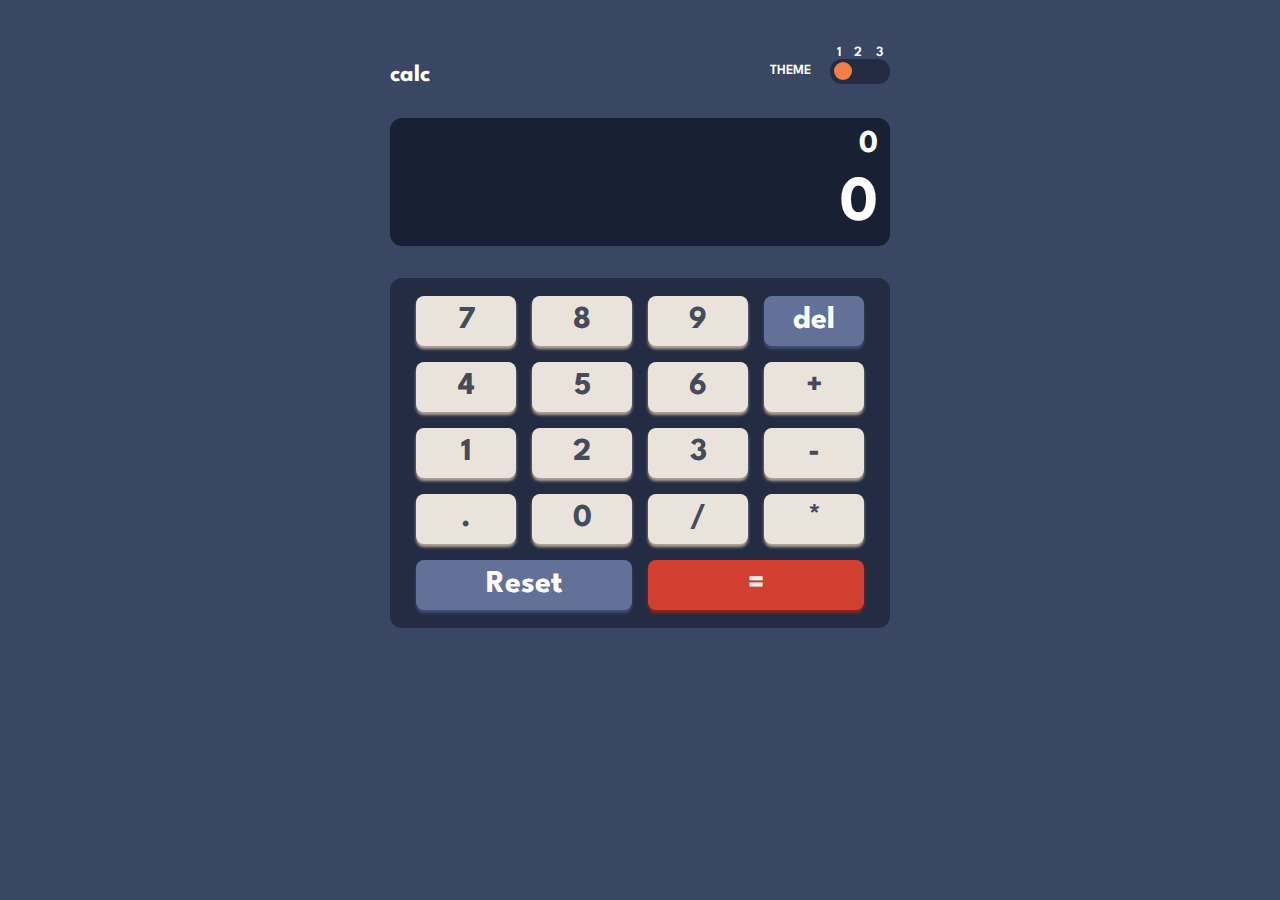
<file: calc/index.html>
<!DOCTYPE html>
<html lang="en">

<head>
  <meta charset="UTF-8">
  <meta name="viewport" content="width=device-width, initial-scale=1.0">

  <link rel="icon" type="image/png" sizes="32x32" href="./images/favicon-32x32.png">

  <title>Calculator app</title>
  <link rel="stylesheet" href="https://cdnjs.cloudflare.com/ajax/libs/font-awesome/4.7.0/css/font-awesome.min.css">
  <link href="https://fonts.googleapis.com/css?family=League+Spartan:100,200,300,regular,500,600,700,800,900"
    rel="stylesheet" />
  <link rel="stylesheet" href="style.css">
  <script src="app.js" defer></script>
</head>

<body>
  <main>
    <header class="header-content">
      <h2>calc</h2>
      <div class="theme">
        <p>THEME</p>
        <div class="toggle-label">
          <p class="theme-number">
            <span>1</span>
            <span>2</span>
            <span>3</span>
          </p>
          <div class="toggle">
            <div class="circle"></div>
          </div>
        </div>
      </div>
    </header>

    <section class="display">
      <p class="side-display"></p>
      <h1 class="main-display"></h1>
    </section>
    <div class="calc-keys">
      <button>7</button>
      <button>8</button>
      <button>9</button>
      <button class="del">del</button>
      <button>4</button>
      <button>5</button>
      <button>6</button>
      <button>+</button>
      <button>1</button>
      <button>2</button>
      <button>3</button>
      <button>-</button>
      <button>.</button>
      <button>0</button>
      <button>/</button>
      <button>*</button>
      <button class="reset">Reset</button>
      <button class="equals">=</button>
    </div>
  </main>
</body>

</html>
</file>
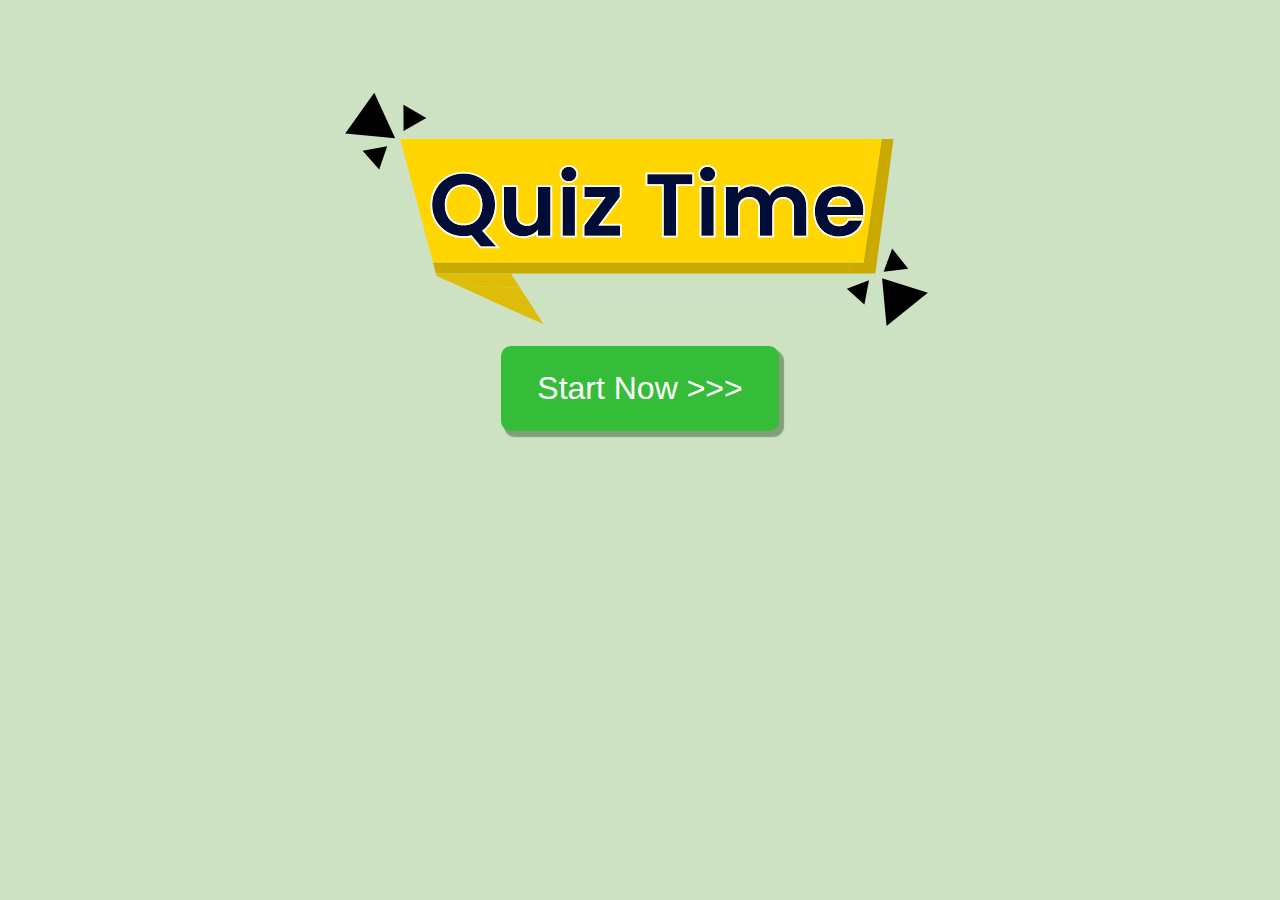
<file: quiz app/index.html>
<!DOCTYPE html>
<html lang="en">

<head>
    <meta charset="UTF-8">
    <meta name="viewport" content="width=device-width, initial-scale=1.0">
    <title>Quiz App</title>
    <link rel="icon" type="image/x-icon" href="https://img.icons8.com/?size=48&id=osWiBOYLPXb2&format=png">
    <link rel="stylesheet" href="app.css">
    <link
        href="https://fonts.googleapis.com/css?family=Poppins:100,100italic,200,200italic,300,300italic,regular,italic,500,500italic,600,600italic,700,700italic,800,800italic,900,900italic"
        rel="stylesheet" />
    <script src="app.js" defer></script>
</head>

<body>
    <main>
        <div class="main-container">
            <section class="hero">
                <div class="image-container">
                    <img class="hero-image" src="images/main-imagesvg.svg" alt="quiz-image">
                </div>
                <button class="start-btn">Start Now >>></button>
            </section>
            <section class="quiz-section start-clicked">
                <div class="logo-volume">
                    <img class="logo-image" src="images/main-imagesvg.svg" alt="quiz-image">
                    <div class="sound-logo sound-switch">
                        <img class="volume" src="images/Volume .svg" alt="">
                        <span class="sound-off">\</span>
                    </div>

                </div>

                <div class="score-keeper">
                    <span>
                        <span class="current"></span>
                        <span>/</span>
                        <span class="total"></span>
                    </span>
                </div>
                <div class="quiz-container">
                    <p class="question"></p>
                    <p class="countdown"><span></span></p>
                    <div class="answer-container">
                        <audio class="rightanswer" src="sfx/rightanswer.mp3"></audio>
                        <audio class="wronganswer" src="sfx/wrong-answer.mp3"></audio>
                        <div class="first">
                            <p></p>
                        </div>
                        <div class="second">
                            <p></p>
                        </div>
                        <div class="third">
                            <p></p>
                        </div>
                        <div class="forth">
                            <p></p>
                        </div>

                    </div>
                </div>
                <p class="next-button">
                    <span class="next"></span>
                    <span>></span>
                </p>
            </section>
            <section class="result-container start-clicked">
                <h2>Result</h2>
                <div class="score-bar">
                    <span class="correct"></span>
                    <span class="wrong"></span>
                </div>
                <p class="result-score"></p>
                <p class="quote"></p>
                <button class="retry">>>>Retry</button>
            </section>
        </div>
    </main>
</body>

</html>
</file>
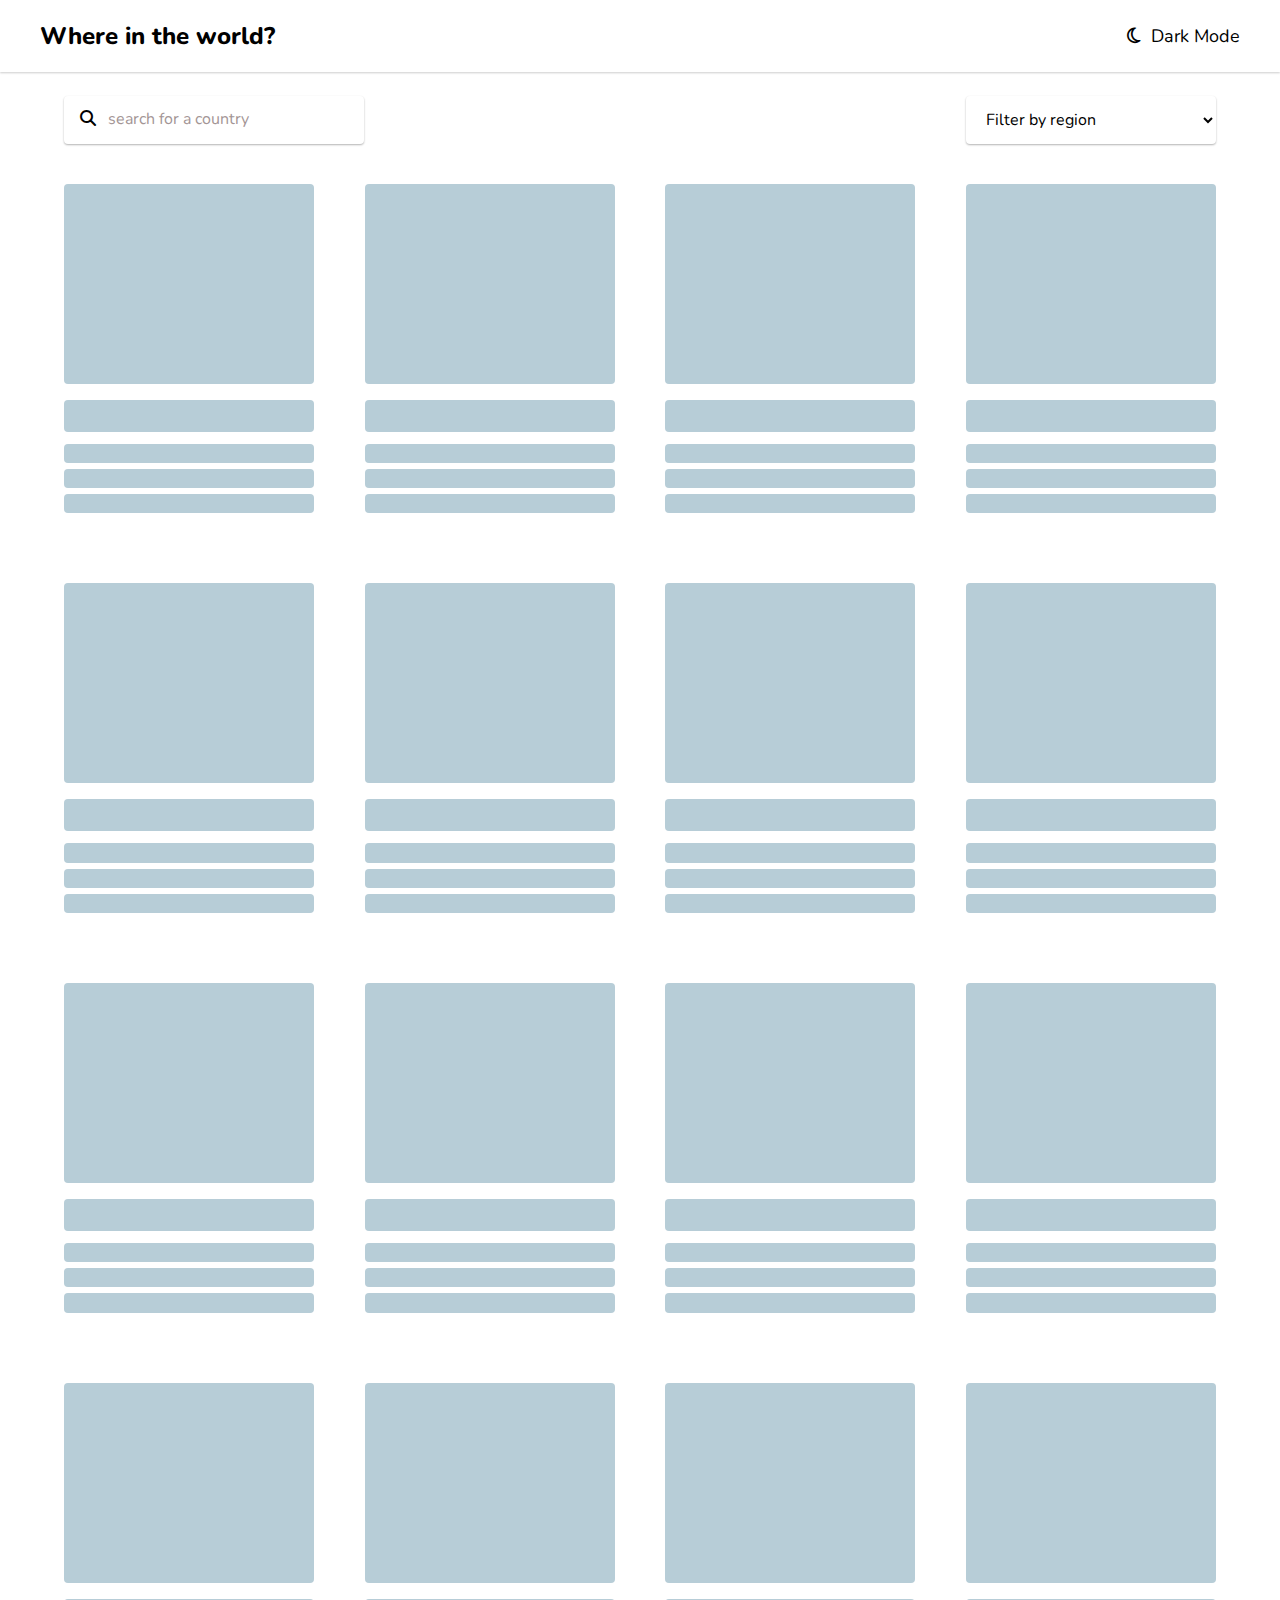
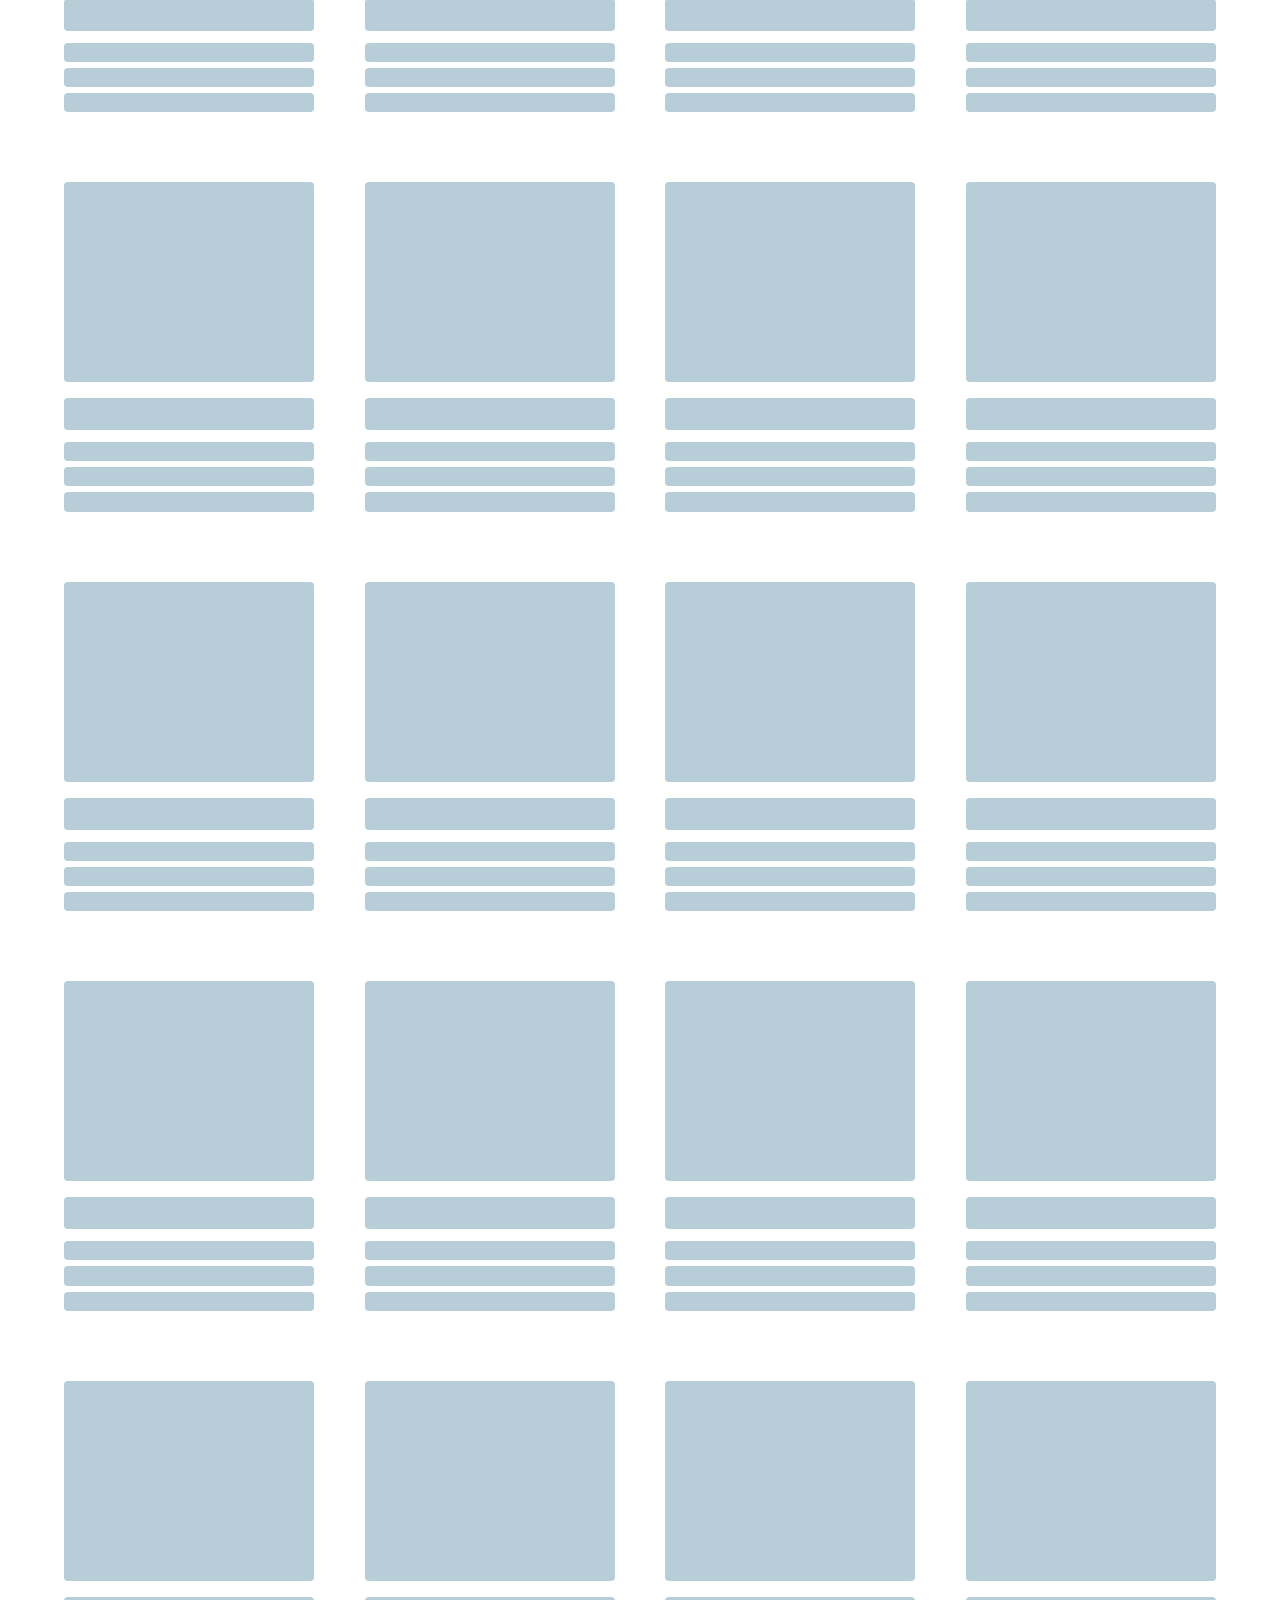
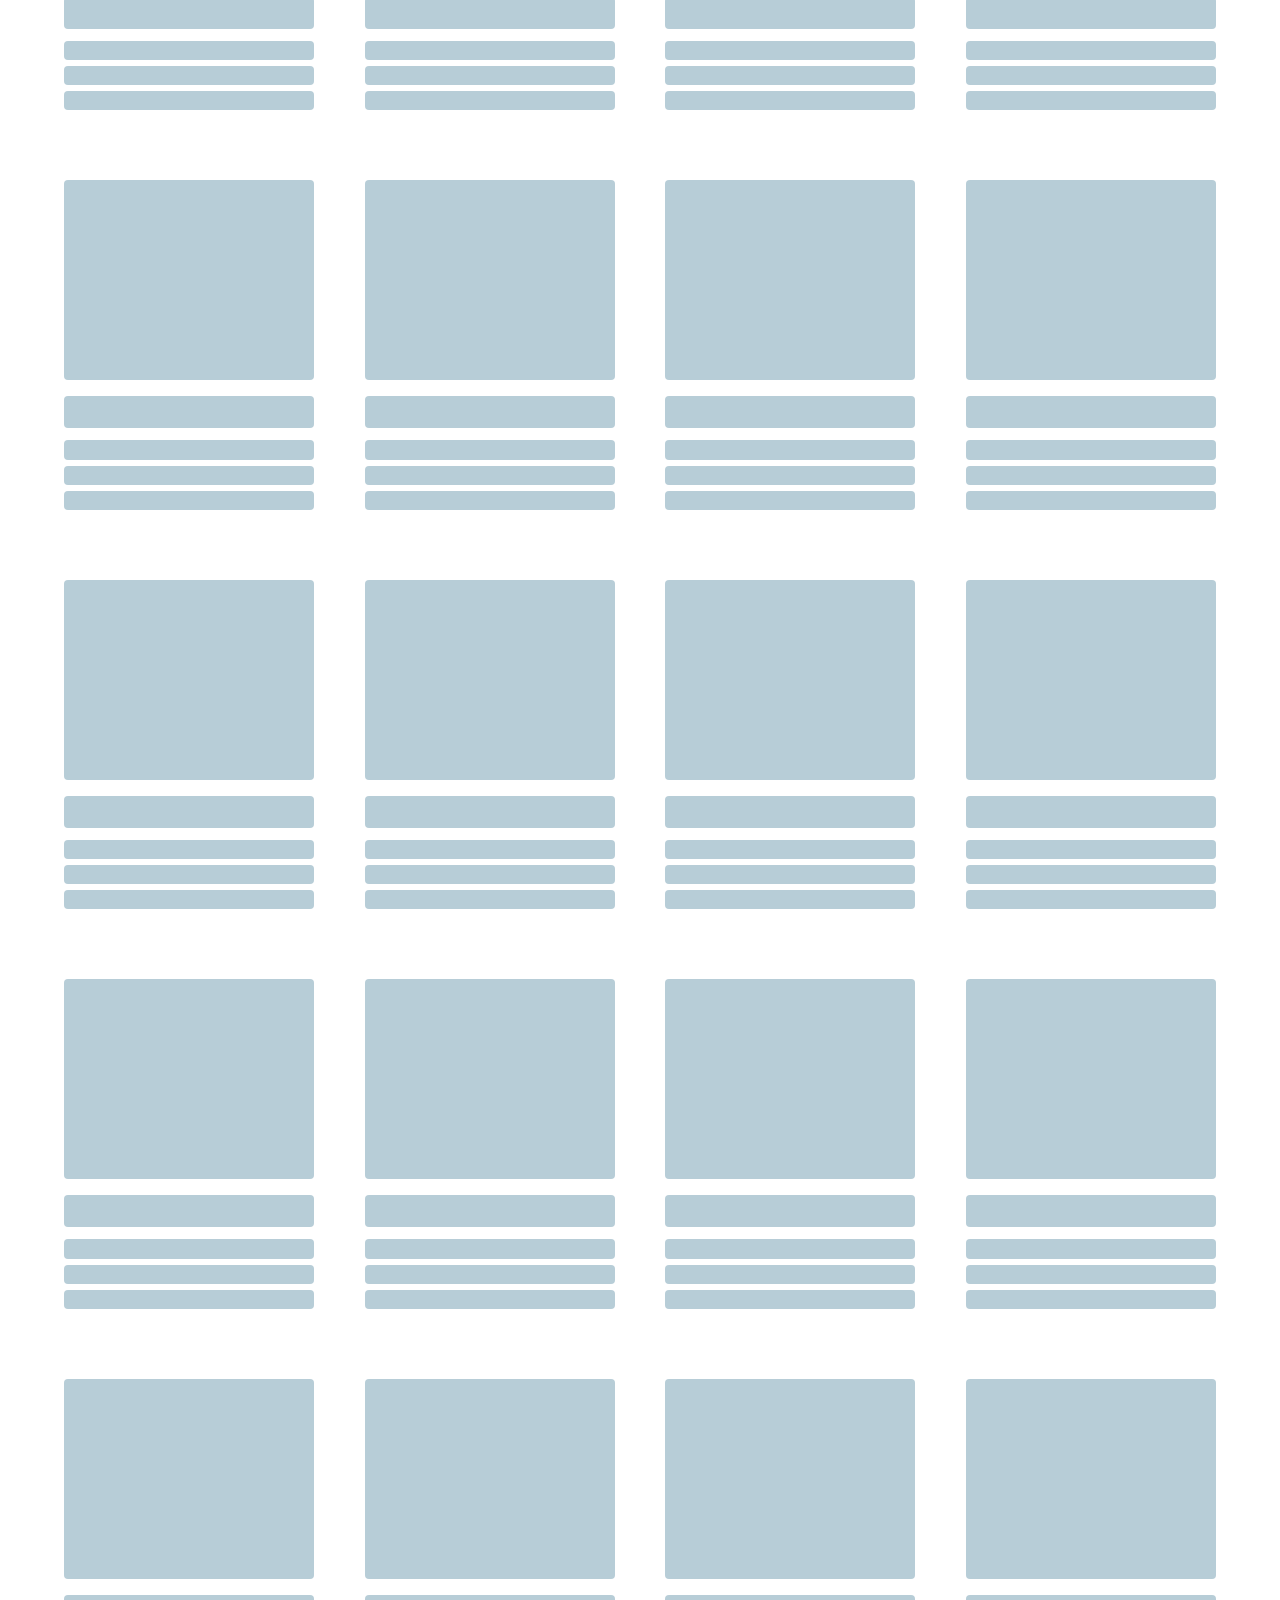
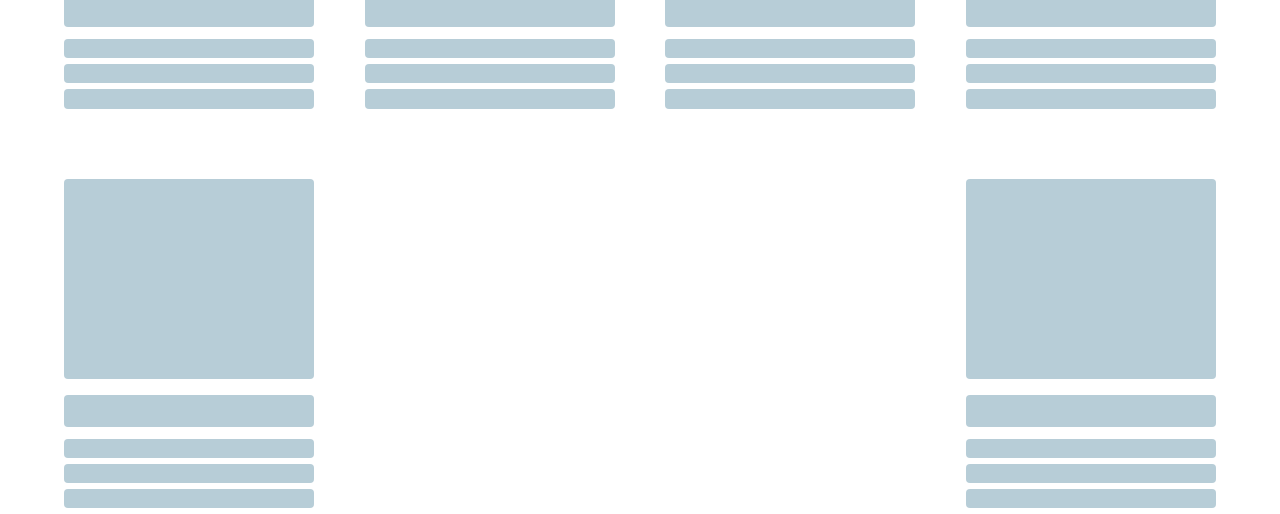
<file: rest countries/index.html>
<!DOCTYPE html>
<html lang="en">

<head>
    <meta charset="UTF-8">
    <meta name="viewport" content="width=device-width, initial-scale=1.0">
    <title>Where in the world?</title>
    <link href="https://fonts.googleapis.com/css?family=Nunito:200,300,regular,500,600,700,800" rel="stylesheet" />
    <link rel="stylesheet" href="https://cdnjs.cloudflare.com/ajax/libs/font-awesome/6.7.2/css/all.min.css"
        integrity="sha512-Evv84Mr4kqVGRNSgIGL/F/aIDqQb7xQ2vcrdIwxfjThSH8CSR7PBEakCr51Ck+w+/U6swU2Im1vVX0SVk9ABhg=="
        crossorigin="anonymous" referrerpolicy="no-referrer" />
    <link rel="stylesheet" href="style.css">
    <script src="app.js" defer></script>
</head>

<body>
    <header class="header-container">
        <div class="header-content">
            <h2 class="title"><a href="/">Where in the world?</a></h2>
            <p class="ld-logo">
                <i class="fa-regular fa-moon"></i>
                &nbsp;Dark Mode
            </p>
        </div>
    </header>

    <main class="main-content">
        <div class="seacrch-filter-container">
            <div class="search-container">
                <i class="fa-solid fa-magnifying-glass"></i>
                <input type="text" class="searchField" placeholder="search for a country">

            </div>
            <select id="filter-country">
                <option value="asia" hidden>Filter by region</option>
                <option value="asia">Asia</option>
                <option value="africa">Africa</option>
                <option value="europe">Europe</option>
                <option value="north america">America</option>
                <option value="oceania">Oceania</option>
            </select>
        </div>
        <div class="country-container">
        </div>
        <a class="up-arrow" href="#">
            <i class="fa-solid fa-angle-up"></i>
        </a>
    </main>
</body>

</html>
</file>
<file: calc/style.css>
* {
  box-sizing: border-box;
}
body {
  margin: 0;
  padding: 12px;
  font-family: league Spartan;
  width: 100vw;
  height: 90vh;
  background-color: var(--main-background);
}
body.theme1 {
  --main-background: hsl(222, 26%, 31%);
  --screen-background: hsl(224, 36%, 15%);
  --key-background: hsl(30, 25%, 89%);
  --key-active: hsl(0, 0%, 100%);
  --key-shadow: hsl(28, 16%, 65%);
  --toggle-keypad-background: hsl(223, 31%, 20%);
  --toggle-button-background: hsl(20, 86%, 61%);
  --toggle-button-active: hsl(20, 58%, 53%);
  --toggle-shadow: hsl(6, 70%, 34%);
  --equals-background: hsl(6, 63%, 50%);
  --equals-active: hsl(6, 69%, 59%);
  --equals-shadow: hsl(6, 70%, 34%);
  --equals-key-color: hsl(198, 24%, 92%);
  --white-color: hsl(0, 0%, 100%);
  --key-color: hsl(221, 14%, 31%);
  --reset-del-background: hsl(225, 21%, 49%);
  --reset-del-active: hsl(225deg 52.61% 72.08%);
  --reset-del-shadow: hsl(224, 28%, 35%);
  --header-text: hsl(0, 0%, 100%);
}
body.theme2 {
  --main-background: hsl(0, 0%, 90%);
  --screen-background: hsl(0, 0%, 93%);
  --key-background: hsl(45, 7%, 89%);
  --key-shadow: hsl(35, 11%, 61%);
  --key-active: hsl(0, 0%, 100%);
  --toggle-keypad-background: hsl(0, 5%, 81%);
  --toggle-button-background: hsl(20, 86%, 61%);
  --toggle-button-active: hsl(20, 58%, 53%);
  --toggle-shadow: hsl(6, 70%, 34%);
  --equals-background: hsl(25, 98%, 40%);
  --equals-active: hsl(25, 69%, 59%);
  --equals-shadow: hsl(25, 99%, 27%);
  --equals-key-color: hsl(198, 24%, 92%);
  --white-color: hsl(0, 0%, 100%);
  --key-color: hsl(221, 14%, 31%);
  --reset-del-background: hsl(185, 42%, 37%);
  --reset-del-active: hsl(225, 76%, 69%);
  --reset-del-shadow: hsl(185, 58%, 25%);
  --header-text: hsl(0, 0%, 0%);
}
body.theme3 {
  --main-background: hsl(268, 75%, 9%);
  --screen-background: hsl(268, 71%, 12%);
  --key-background: hsl(281, 89%, 26%);
  --key-active: hsl(269, 82%, 35%);
  --key-shadow: hsl(269, 74%, 16%);
  --toggle-keypad-background: hsl(268, 71%, 12%);
  --toggle-button-background: hsl(176, 100%, 44%);
  --toggle-button-active: hsl(20, 58%, 53%);
  --toggle-shadow: hsl(177, 92%, 70%);
  --equals-background: hsl(176, 100%, 44%);
  --equals-active: hsl(176, 100%, 57%);
  --equals-shadow: hsl(177, 92%, 70%);
  --equals-key-color: hsl(198, 20%, 13%);
  --white-color: hsl(0, 0%, 100%);
  --key-color: hsl(52, 100%, 62%);
  --reset-del-background: hsl(268, 47%, 21%);
  --reset-del-active: hsl(269, 73%, 28%);
  --reset-del-shadow: hsl(290, 70%, 36%);
  --header-text: hsl(52, 100%, 62%);
}
main {
  max-width: 500px;
  margin: 0 auto;
  margin-top: 2rem;
}
.header-content {
  display: flex;
  align-items: center;
  justify-content: space-between;
  width: 100%;
  color: var(--header-text);
}
.header-content h2 {
  margin-bottom: 0;
}
.theme {
  display: flex;
  align-items: center;
  width: 120px;
  justify-content: space-between;
  font-weight: 600;
  font-size: 14px;
}
.theme p {
  margin-bottom: 2px;
}
.toggle-label p {
  margin: 0;
  display: flex;
  justify-content: space-around;
  cursor: pointer;
}
.toggle {
  background-color: var(--toggle-keypad-background);
  width: 60px;
  height: 25px;
  border-radius: 12px;
  display: flex;
  align-items: center;
  padding-inline: 4px;
  cursor: pointer;
}
.circle {
  width: 18px;
  height: 18px;
  background-color: var(--toggle-button-background);
  border-radius: 50%;
  transition: all 0.2s cubic-bezier(0.19, 1, 0.22, 1);
}
body.theme2 .circle {
  transform: translateX(15px);
}
body.theme3 .circle {
  transform: translateX(30px);
}
.display {
  width: 100%;
  border-radius: 12px;
  text-align: end;
  font-size: 32px;
  font-weight: 700;
  color: var(--header-text);
  background-color: var(--screen-background);
  margin-block: 2rem;
  padding: 12px;
}
.display p,
.display h1 {
  margin: 0;
  overflow-wrap: break-word;
}

.display p {
  margin-bottom: 1rem;
  overflow-wrap: break-word;
}

.calc-keys {
  width: 100%;
  padding: 18px;
  border-radius: 12px;
  display: grid;
  justify-content: center;
  grid-template-columns: repeat(4, 100px);
  gap: 16px;
  background-color: var(--toggle-keypad-background);
}

.calc-keys button {
  font: inherit;
  height: 50px;
  border-radius: 8px;
  border: none;
  color: var(--key-color);
  background-color: var(--key-background);
  box-shadow: 0px 3px 3px 0px var(--key-shadow);
  font-size: 32px;
  font-weight: 700;
  cursor: pointer;
}
.calc-keys button:active {
  background-color: var(--key-active);
  box-shadow: 0px 3px 3px 0px var(--key-shadow);
}

.calc-keys .del,
.calc-keys .reset {
  background-color: var(--reset-del-background);
  box-shadow: 0px 3px 3px 0px var(--reset-del-shadow);
  color: var(--white-color);
}
.calc-keys .del:active,
.calc-keys .reset:active {
  background-color: var(--reset-del-active);
  box-shadow: 0px 3px 3px 0px var(--reset-del-shadow);
  color: var(--white-color);
}
.calc-keys .reset {
  grid-column: 2 span;
}
.calc-keys .equals {
  grid-column: 2 span;
  color: var(--equals-key-color);
  background-color: var(--equals-background);
  box-shadow: 0px 3px 3px 0px var(--equals-shadow);
}
.calc-keys .equals:active {
  grid-column: 2 span;
  background-color: var(--equals-active);
  box-shadow: 0px 3px 3px 0px var(--equals-shadow);
}

@media (max-width: 520px) {
  main {
    max-width: 450px;
  }
  .calc-keys {
    grid-template-columns: repeat(4, 80px);
    justify-content: space-evenly;
  }
}
@media (max-width: 420px) {
  main {
    max-width: 375px;
  }
  .calc-keys {
    grid-template-columns: repeat(4, 70px);
    justify-content: space-evenly;
  }
}
@media (max-width: 370px) {
  main {
    min-width: 300px;
  }
  .calc-keys {
    grid-template-columns: repeat(4, 60px);
    justify-content: space-evenly;
  }
  .calc-keys button {
    font-size: 24px;
  }
}
</file>
<file: quiz app/app.css>
* {
  margin: 0;
  padding: 0;
  box-sizing: border-box;
}
html {
  height: 100%;
}
body {
  background-color: rgba(204, 226, 194, 1);
  max-width: 100vw;
  min-height: 100vh;
  height: 100%;
  margin: 0;
  font-family: "poppins", serif;
}
main {
  min-height: 100%;
  margin: 0 12px;
  display: flex;
  justify-content: center;
}
.main-container {
  display: flex;
  flex-direction: column;
  align-items: center;
  justify-content: center;
  max-width: 800px;
  width: 100%;
  position: relative;
}

.image-container {
  max-width: 600px;
  /* width: 100%; */
  transition: all 0.2s cubic-bezier(0.075, 0.82, 0.165, 1);
}
section {
  min-height: 80vh;
  max-width: 100%;
}
.hero {
  text-align: center;
}
.hero-image {
  width: 100%;
}
.hero.start-clicked {
  display: none;
}

.quiz-section.start-clicked {
  display: none;
}
.result-container.start-clicked {
  display: none;
}
.start-btn,
.retry {
  background-color: rgb(53, 189, 58);
  border: none;
  padding: 24px 36px;
  color: white;
  font-size: 32px;
  border-radius: 10px;
  box-shadow: 4px 5px 1px 1px rgba(14, 61, 15, 0.4);
  cursor: pointer;
  transition: all 0.2s ease-in-out;
  vertical-align: middle;
}
.start-btn:hover,
.start-btn:focus {
  background-color: rgb(28, 122, 32);
  box-shadow: 4px 5px 1px 1px rgba(31, 151, 33, 0.4);
}
.quiz-section {
  width: 100%;
}
.quiz-container {
  width: 100%;
  background-color: rgba(245, 245, 245, 0.48);
  font-size: 18px;
  border-radius: 12px;
  box-shadow: 4px 5px 1px 1px rgba(245, 245, 245, 0.48);
  padding: 16px;
}
.quiz-container.mid-time,
.countdown span.mid-time {
  background-color: rgba(226, 204, 30, 0.45);
}
.quiz-container.end-time,
.countdown span.mid-time {
  background-color: rgba(222, 40, 40, 0.33);
}
.logo-image {
  width: 200px;
}
.logo-volume {
  width: 100%;
  display: flex;
  align-items: last baseline;
  justify-content: space-between;
  cursor: pointer;
}
.sound-logo {
  position: relative;
}
.sound-off {
  font-size: 30px;
  position: absolute;
  top: 5px;
  left: 20px;
}
.sound-logo.sound-switch .sound-off {
  display: none;
}
.volume {
  width: 36px;
  align-self: flex-end;
  margin: 12px;
}
.score-keeper {
  text-align: end;
  color: white;
  margin-block: 16px;
  align-self: flex-end;
}
.score-keeper > span {
  background-color: rgb(52, 188, 56);
  padding: 10px;
  border-radius: 12px;
}
.question {
  min-height: 60px;
  padding: 16px;
  border-radius: 8px;
  box-shadow: 0px 0px 2px 2px rgba(0, 0, 0, 0.189);
  font-weight: 600;
}
.countdown {
  text-align: end;

  color: white;
  margin-block: 12px;
}
.countdown span {
  background-color: rgb(18, 213, 27);
  border-radius: 12px;
  display: inline-block;
  text-align: center;
  width: 50px;
  padding: 5px;
}

.answer-container p.answer-wrong {
  border: 3px solid red;
}
.answer-container p.answer-right {
  border: 3px solid rgb(18, 213, 27);
}
.answer-container p {
  padding: 16px 24px;
  border: 3px solid rgba(217, 217, 217, 1);
  margin-bottom: 16px;
  border-radius: 12px;
  box-shadow: 0px 1px 2px 0px rgba(217, 217, 217, 1);
  cursor: pointer;
  font-size: 16px;
  font-weight: 600;
  background-color: rgba(245, 245, 245, 0.48);
}

.answer-container.hold {
  pointer-events: none;
}
.next-button {
  text-align: end;
  margin-block: 16px 32px;
  align-self: self-end;
  margin-left: 64px;
  font-size: 18px;
}
.next-button span {
  vertical-align: middle;
  cursor: pointer;
  color: rgb(18, 213, 27);
  text-shadow: 0px 0px 2px rgba(0, 0, 0, 0.189);
}
.next-button span:hover {
  color: rgb(46, 154, 52);
}
.result-container {
  max-width: 600px;
  width: 100%;
  text-align: center;
}

.score-bar {
  max-width: 350px;
  width: 100%;
  height: 50px;
  display: flex;
  margin: 0 auto;
  margin-top: 12px;
  overflow: hidden;
  border-radius: 8px;
  color: white;
  font-size: 18px;
}
.score-bar .correct,
.score-bar .wrong {
  display: flex;
  align-items: center;
  justify-content: center;
  height: 100%;
}
.score-bar .correct {
  background-color: rgb(10, 208, 10);
}
.score-bar .wrong {
  background-color: rgb(242, 22, 22);
}
.result-score {
  margin-block: 12px 2rem;
}
.quote {
  margin-block: 1rem;
  font-size: 24px;
  font-weight: 600;
}
.retry {
  padding: 12px 16px;
  margin-block: 1rem;
  font-size: 24px;
}
.retry:active {
  background-color: rgb(41, 223, 41);
}

@media (max-width: 600px) {
  .start-btn {
    padding: 16px 24px;
    font-size: 18px;
  }
  .quote {
    margin-block: 12px;
    font-size: 18px;
    font-weight: 500;
  }
}
</file>
<file: rest countries/style.css>
* {
  box-sizing: border-box;
}
html {
  scroll-behavior: smooth;
}

body {
  --background-color: white;
  --text-color: black;
  --element-color: white;
  --box-shadow: 0px 1px 2px 0px rgba(0, 0, 0, 0.2);
  margin: 0;
  font-family: Nunito, sans;
  background-color: var(--background-color);
  color: var(--text-color);
}
body.dark {
  --background-color: hsl(207, 26%, 17%);
  --text-color: white;
  --element-color: hsl(209, 23%, 22%);
  margin: 0;
  font-family: Nunito, sans;
  background-color: var(--background-color);
  color: var(--text-color);
}

.header-container {
  box-shadow: 0px 1px 2px 0px rgba(0, 0, 0, 0.2);
  padding-inline: 24px;
  width: 100%;
}

.header-content {
  display: flex;
  align-items: center;
  justify-content: space-between;
  max-width: 1200px;
  margin-inline: auto;
}
.title {
  font-weight: 800;
}

.ld-logo {
  font-size: 18px;
  cursor: pointer;
  margin: 0;
}

main {
  padding-inline: 24px;
  max-width: 1200px;
  margin-inline: auto;
}
a {
  text-decoration: none;
  color: inherit;
}
.seacrch-filter-container {
  margin-block: 24px;
  display: flex;
  justify-content: space-between;
  flex-wrap: wrap;
}
#filter-country {
  width: 250px;
  outline: none;
  border: none;
  box-shadow: 0px 1px 2px 0px rgba(0, 0, 0, 0.3);
  border-radius: 4px;
  padding: 12px 16px;
  color: #605252;
  font: inherit;
  background-color: var(--element-color);
  color: var(--text-color);
}
.search-container {
  box-shadow: 0px 1px 2px 0px rgba(0, 0, 0, 0.3);
  max-width: 300px;
  width: 100%;
  padding: 12px 16px;
  border-radius: 4px;
  color: #a39595;
  background-color: var(--element-color);
  color: var(--text-color);
}
.search-container input {
  border: none;
  outline: none;
  padding: 0 8px;
  font: inherit;
  width: 80%;
  background-color: var(--element-color);
  color: var(--text-color);
}
.search-container input::placeholder {
  color: #a39595;
}
.country-container {
  max-width: 1200px;
  margin-inline: auto;
  display: flex;
  gap: 48px;
  justify-content: space-between;
  flex-wrap: wrap;
}
.country-card {
  display: inline-block;
  width: 250px;
  box-shadow: 0px 1px 2px 0px rgba(0, 0, 0, 0.2);
  border-radius: 4px;
  overflow: hidden;
  padding-bottom: 36px;
  margin-block: 16px;
  background-color: var(--element-color);
  transition-property: box-shadow, transform;
  transition-duration: 0.25s;
  transition-timing-function: ease-in-out;
}

.country-loading.skeleton .card-text {
  margin: 0;
}

.country-loading.skeleton .img {
  width: 250px;
  height: 200px;
  background-color: hsl(199, 29%, 78%);
  animation: skeleton 0.8s linear infinite alternate;
  border-radius: 4px;
}
.country-loading.skeleton h3,
.country-loading.skeleton p {
  width: 100%;
  height: 1.2rem;
  background-color: hsl(199, 29%, 78%);
  animation: skeleton 0.8s linear infinite alternate;
  border-radius: 4px;
}
.country-loading.skeleton h3 {
  height: 2rem;
}
.country-loading.skeleton .borders p {
  width: 150px;
}
.country-card img {
  width: 100%;
}
.country-card:hover {
  transform: scale(1.025);
  box-shadow: 0px 2px 8px 0px rgba(0, 0, 0, 0.2);
}
.card-text {
  margin-inline: 16px;
}
.card-heading {
  margin-block: 12px;
}

.card-text p {
  margin-block: 6px;
}

.up-arrow {
  width: 55px;
  height: 55px;
  position: fixed;
  bottom: 100px;
  right: 24px;
  font-size: 24px;
  background-color: aliceblue;
  border-radius: 8px;
  text-align: center;
  color: black;
  align-content: center;
  opacity: 0;
  box-shadow: 0px 1px 5px 0px rgba(0, 0, 0, 0.3);
  transition: all 0.4s ease-in-out;
}

.up-arrow.scroll {
  opacity: 100;
}

@keyframes skeleton {
  0% {
    background-color: hsl(201, 28%, 90%);
  }
  100% {
    background-color: hsl(198, 41%, 75%);
  }
}

@media (max-width: 630px) {
  .country-container {
    justify-content: center;
  }
  .country-card {
    width: 100%;
  }
  .title {
    /* font-weight: 600; */
    font-size: 18px;
  }

  .ld-logo {
    font-size: 14px;
  }
  .seacrch-filter-container {
    gap: 12px;
  }
  .country-loading.skeleton {
    width: 100vw;
  }
  .country-loading.skeleton .img {
    width: 100%;
  }
}
</file>
